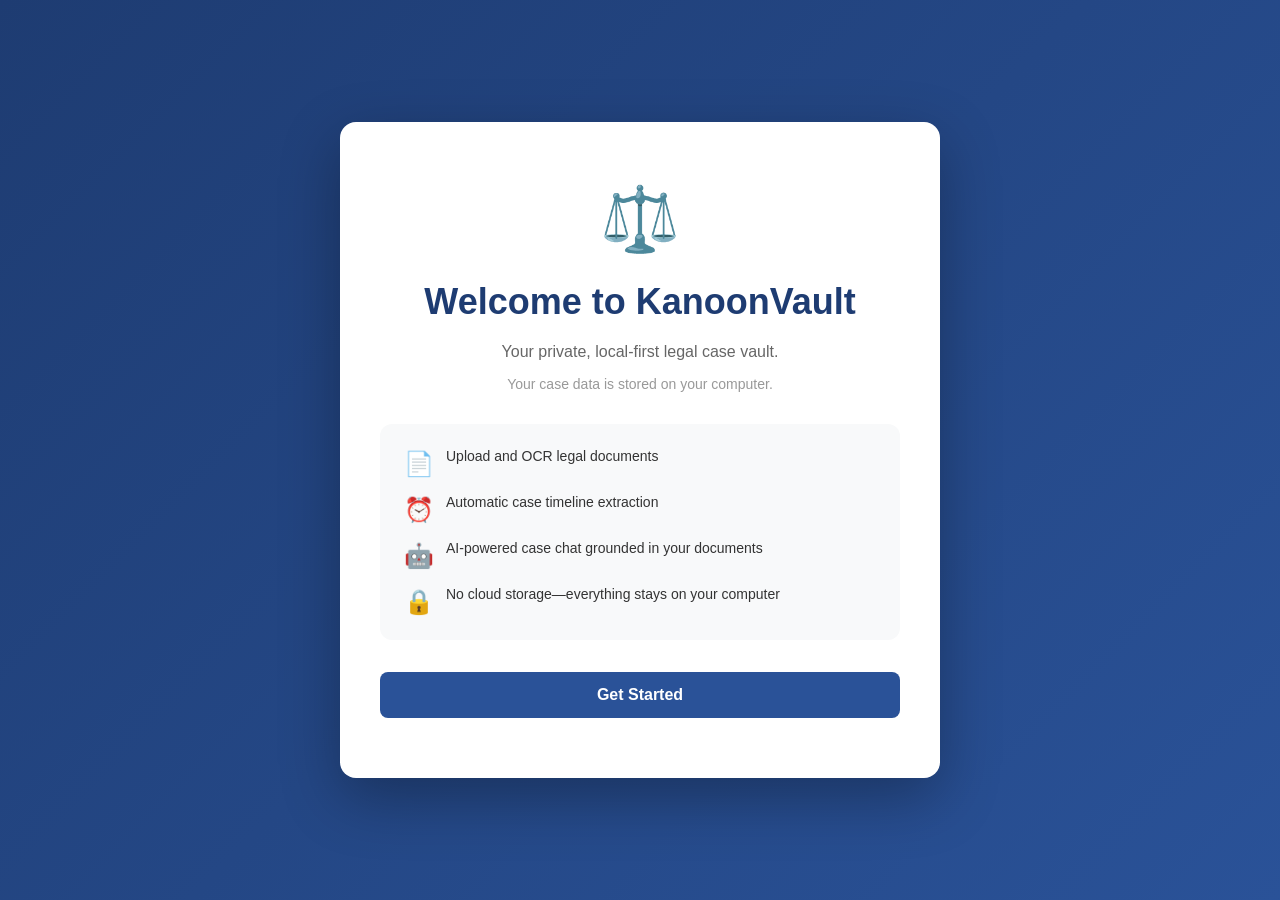
<file: frontend/welcome.html>
<!DOCTYPE html>
<html lang="en">
<head>
    <meta charset="UTF-8">
    <meta name="viewport" content="width=device-width, initial-scale=1.0">
    <title>Welcome to KanoonVault</title>
    <style>
        * {
            margin: 0;
            padding: 0;
            box-sizing: border-box;
        }
        
        body {
            font-family: -apple-system, BlinkMacSystemFont, "Segoe UI", Roboto, "Helvetica Neue", Arial, sans-serif;
            background: linear-gradient(135deg, #1e3c72 0%, #2a5298 100%);
            min-height: 100vh;
            display: flex;
            align-items: center;
            justify-content: center;
            padding: 20px;
        }
        
        .container {
            max-width: 600px;
            width: 100%;
        }
        
        .welcome-card {
            background: white;
            border-radius: 16px;
            box-shadow: 0 20px 60px rgba(0, 0, 0, 0.3);
            padding: 60px 40px;
            text-align: center;
            animation: slideIn 0.5s ease-out;
        }
        
        @keyframes slideIn {
            from {
                opacity: 0;
                transform: translateY(30px);
            }
            to {
                opacity: 1;
                transform: translateY(0);
            }
        }
        
        .logo {
            font-size: 64px;
            margin-bottom: 24px;
        }
        
        h1 {
            font-size: 36px;
            color: #1e3c72;
            margin-bottom: 16px;
        }
        
        .tagline {
            font-size: 16px;
            color: #666;
            margin-bottom: 12px;
            line-height: 1.6;
        }
        
        .subtitle {
            font-size: 14px;
            color: #999;
            margin-bottom: 32px;
        }
        
        .features {
            text-align: left;
            background: #f8f9fa;
            border-radius: 12px;
            padding: 24px;
            margin-bottom: 32px;
        }
        
        .feature {
            display: flex;
            align-items: flex-start;
            margin-bottom: 16px;
            font-size: 14px;
        }
        
        .feature:last-child {
            margin-bottom: 0;
        }
        
        .feature-icon {
            font-size: 24px;
            margin-right: 12px;
            margin-top: 2px;
        }
        
        .feature-text {
            color: #333;
        }
        
        button {
            padding: 14px 32px;
            border: none;
            border-radius: 8px;
            font-size: 16px;
            font-weight: 600;
            cursor: pointer;
            transition: all 0.2s;
            width: 100%;
        }
        
        .btn-primary {
            background: #2a5298;
            color: white;
        }
        
        .btn-primary:hover {
            background: #1e3c72;
            transform: translateY(-2px);
            box-shadow: 0 8px 24px rgba(42, 82, 152, 0.3);
        }
        
        .btn-primary:active {
            transform: translateY(0);
        }
        
        .divider {
            margin: 24px 0;
            color: #ddd;
            font-size: 14px;
        }
    </style>
</head>
<body>
    <div class="container">
        <div class="welcome-card">
            <div class="logo">⚖️</div>
            
            <h1>Welcome to KanoonVault</h1>
            
            <div class="tagline">
                Your private, local-first legal case vault.
            </div>
            
            <div class="subtitle">
                Your case data is stored on your computer.
            </div>
            
            <div class="features">
                <div class="feature">
                    <div class="feature-icon">📄</div>
                    <div class="feature-text">Upload and OCR legal documents</div>
                </div>
                
                <div class="feature">
                    <div class="feature-icon">⏰</div>
                    <div class="feature-text">Automatic case timeline extraction</div>
                </div>
                
                <div class="feature">
                    <div class="feature-icon">🤖</div>
                    <div class="feature-text">AI-powered case chat grounded in your documents</div>
                </div>
                
                <div class="feature">
                    <div class="feature-icon">🔒</div>
                    <div class="feature-text">No cloud storage—everything stays on your computer</div>
                </div>
            </div>
            
            <button class="btn-primary" onclick="getStarted()">
                Get Started
            </button>
        </div>
    </div>
    
    <script>
        function getStarted() {
            window.location.href = '/static/storage-selection.html';
        }
    </script>
</body>
</html>
</file>
